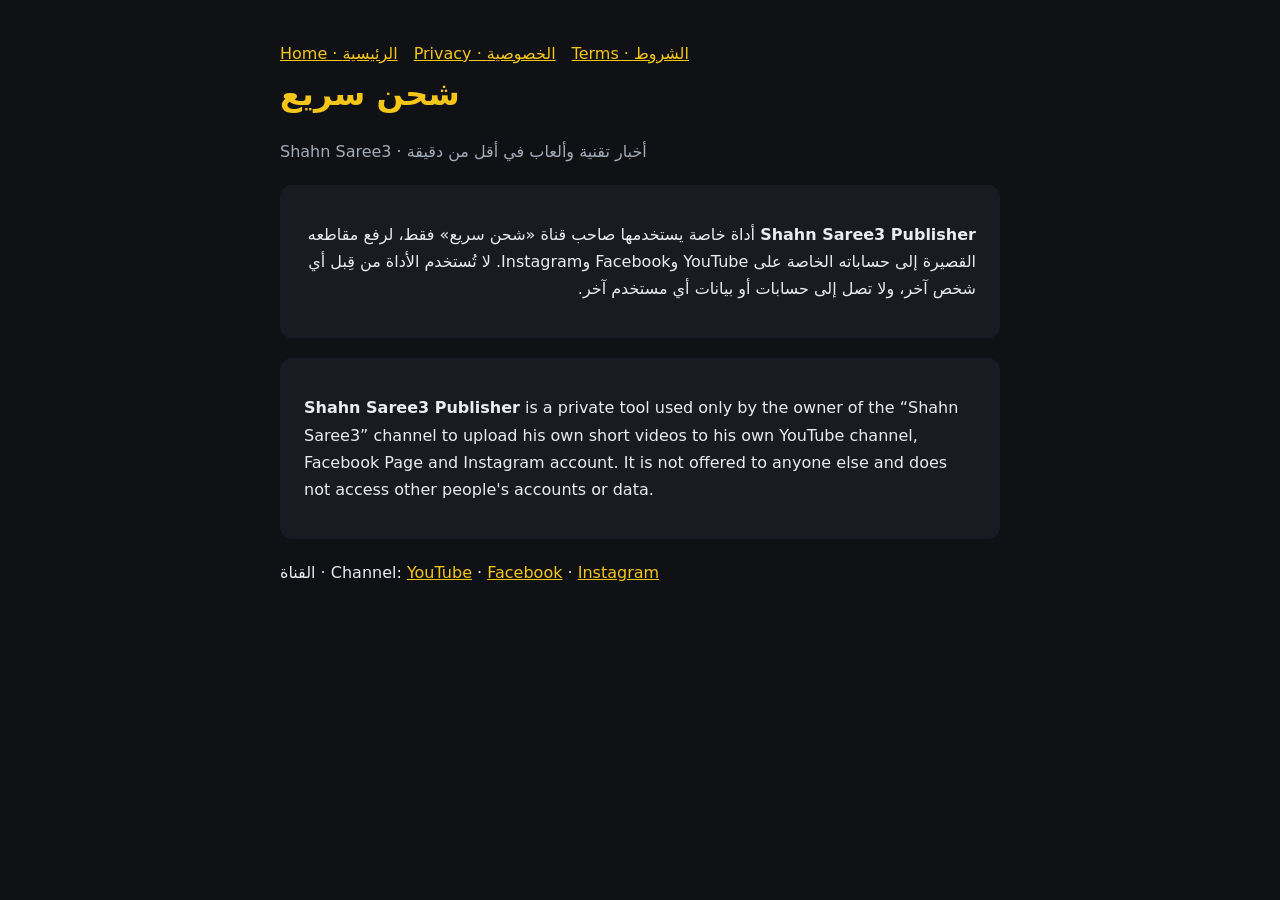
<file: index.html>
<!doctype html><html lang="ar"><head><meta charset="utf-8"><meta name="viewport" content="width=device-width,initial-scale=1"><link rel="stylesheet" href="style.css"><title>شحن سريع · Shahn Saree3 Publisher</title></head><body><main><nav><a href="./">Home · الرئيسية</a><a href="privacy.html">Privacy · الخصوصية</a><a href="terms.html">Terms · الشروط</a></nav>
<h1>شحن سريع</h1><p class="muted">Shahn Saree3 · أخبار تقنية وألعاب في أقل من دقيقة</p>
<div class="card" dir="rtl"><p><b>Shahn Saree3 Publisher</b> أداة خاصة يستخدمها صاحب قناة «شحن سريع» فقط، لرفع مقاطعه القصيرة إلى حساباته الخاصة على YouTube وFacebook وInstagram. لا تُستخدم الأداة من قِبل أي شخص آخر، ولا تصل إلى حسابات أو بيانات أي مستخدم آخر.</p></div>
<div class="card"><p><b>Shahn Saree3 Publisher</b> is a private tool used only by the owner of the “Shahn Saree3” channel to upload his own short videos to his own YouTube channel, Facebook Page and Instagram account. It is not offered to anyone else and does not access other people's accounts or data.</p></div>
<p>القناة · Channel: <a href="https://www.youtube.com/@shahnsaree3">YouTube</a> · <a href="https://www.facebook.com/profile.php?id=61597096430954">Facebook</a> · <a href="https://www.instagram.com/shahnsaree3">Instagram</a></p></main></body></html>
</file>
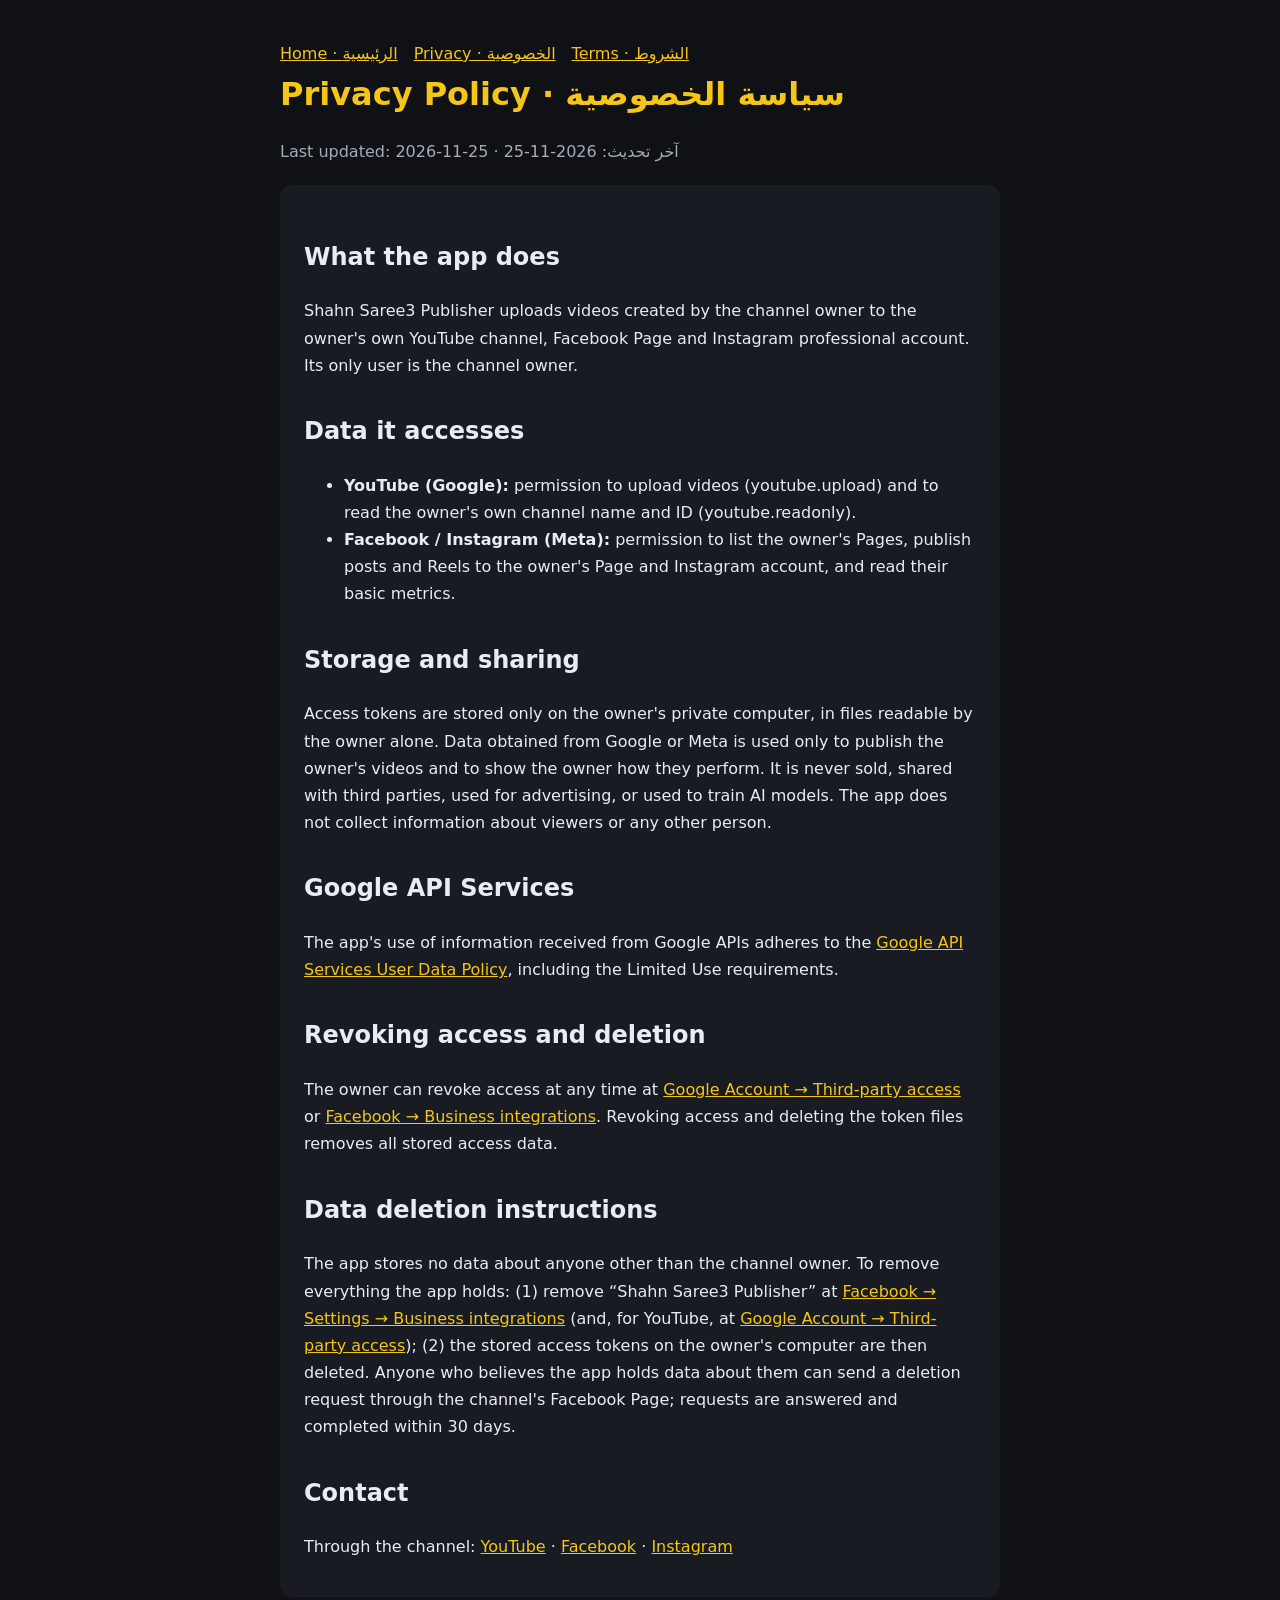
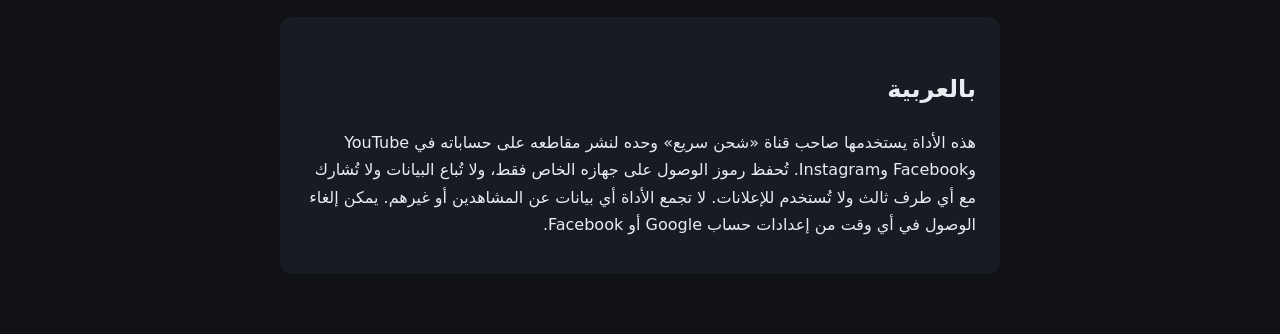
<file: privacy.html>
<!doctype html><html lang="ar"><head><meta charset="utf-8"><meta name="viewport" content="width=device-width,initial-scale=1"><link rel="stylesheet" href="style.css"><title>Privacy Policy · شحن سريع</title></head><body><main><nav><a href="./">Home · الرئيسية</a><a href="privacy.html">Privacy · الخصوصية</a><a href="terms.html">Terms · الشروط</a></nav>
<h1>Privacy Policy · سياسة الخصوصية</h1><p class="muted">Last updated: 2026-11-25 · آخر تحديث: 2026-11-25</p>
<div class="card"><h2>What the app does</h2><p>Shahn Saree3 Publisher uploads videos created by the channel owner to the owner's own YouTube channel, Facebook Page and Instagram professional account. Its only user is the channel owner.</p>
<h2>Data it accesses</h2><ul><li><b>YouTube (Google):</b> permission to upload videos (youtube.upload) and to read the owner's own channel name and ID (youtube.readonly).</li><li><b>Facebook / Instagram (Meta):</b> permission to list the owner's Pages, publish posts and Reels to the owner's Page and Instagram account, and read their basic metrics.</li></ul>
<h2>Storage and sharing</h2><p>Access tokens are stored only on the owner's private computer, in files readable by the owner alone. Data obtained from Google or Meta is used only to publish the owner's videos and to show the owner how they perform. It is never sold, shared with third parties, used for advertising, or used to train AI models. The app does not collect information about viewers or any other person.</p>
<h2>Google API Services</h2><p>The app's use of information received from Google APIs adheres to the <a href="https://developers.google.com/terms/api-services-user-data-policy">Google API Services User Data Policy</a>, including the Limited Use requirements.</p>
<h2>Revoking access and deletion</h2><p>The owner can revoke access at any time at <a href="https://myaccount.google.com/permissions">Google Account → Third-party access</a> or <a href="https://www.facebook.com/settings?tab=business_tools">Facebook → Business integrations</a>. Revoking access and deleting the token files removes all stored access data.</p>
<h2 id="data-deletion">Data deletion instructions</h2><p>The app stores no data about anyone other than the channel owner. To remove everything the app holds: (1) remove “Shahn Saree3 Publisher” at <a href="https://www.facebook.com/settings?tab=business_tools">Facebook → Settings → Business integrations</a> (and, for YouTube, at <a href="https://myaccount.google.com/permissions">Google Account → Third-party access</a>); (2) the stored access tokens on the owner's computer are then deleted. Anyone who believes the app holds data about them can send a deletion request through the channel's Facebook Page; requests are answered and completed within 30 days.</p>
<h2>Contact</h2><p>Through the channel: <a href="https://www.youtube.com/@shahnsaree3">YouTube</a> · <a href="https://www.facebook.com/profile.php?id=61597096430954">Facebook</a> · <a href="https://www.instagram.com/shahnsaree3">Instagram</a></p></div>
<div class="card" dir="rtl"><h2>بالعربية</h2><p>هذه الأداة يستخدمها صاحب قناة «شحن سريع» وحده لنشر مقاطعه على حساباته في YouTube وFacebook وInstagram. تُحفظ رموز الوصول على جهازه الخاص فقط، ولا تُباع البيانات ولا تُشارك مع أي طرف ثالث ولا تُستخدم للإعلانات. لا تجمع الأداة أي بيانات عن المشاهدين أو غيرهم. يمكن إلغاء الوصول في أي وقت من إعدادات حساب Google أو Facebook.</p></div>
</main></body></html>
</file>
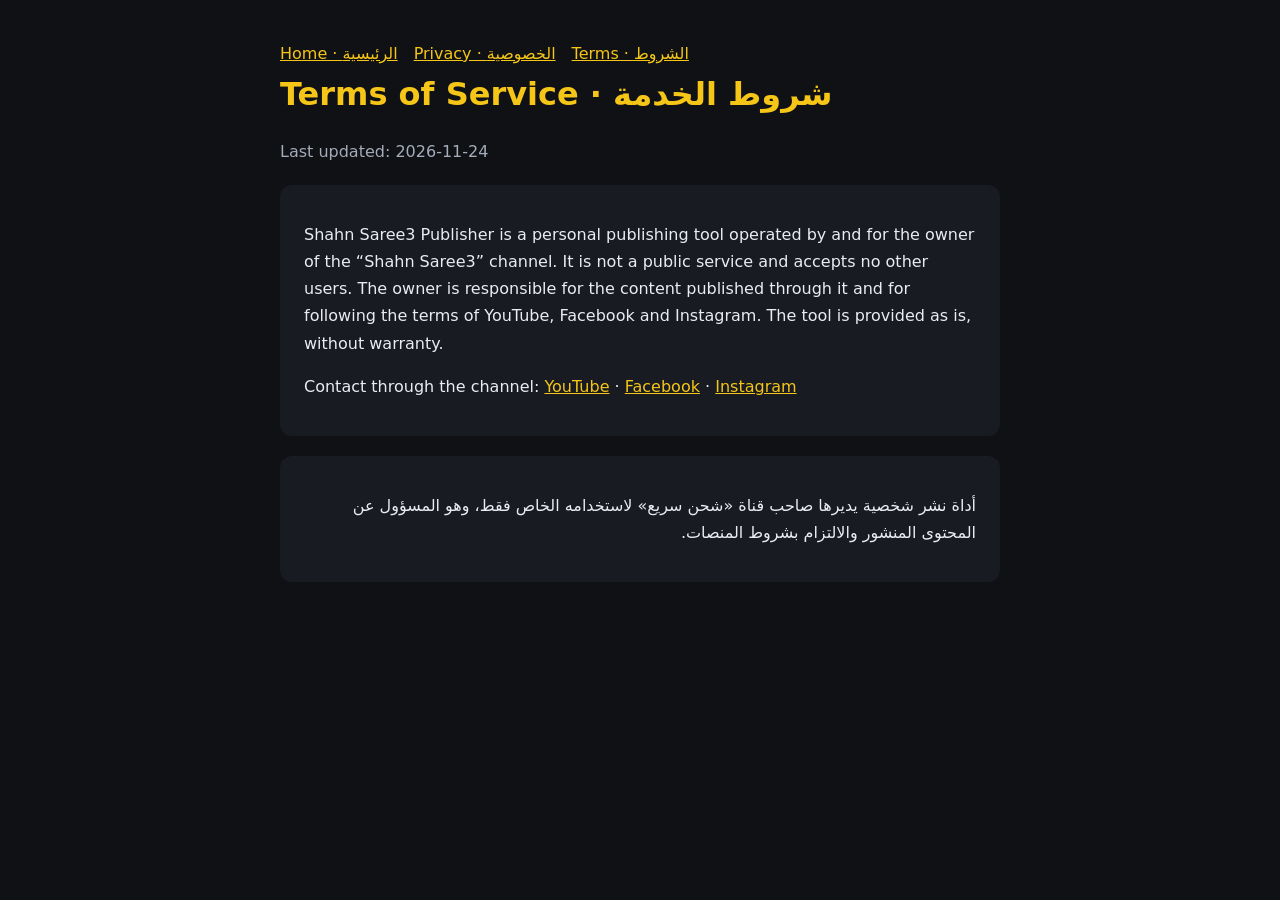
<file: terms.html>
<!doctype html><html lang="ar"><head><meta charset="utf-8"><meta name="viewport" content="width=device-width,initial-scale=1"><link rel="stylesheet" href="style.css"><title>Terms of Service · شحن سريع</title></head><body><main><nav><a href="./">Home · الرئيسية</a><a href="privacy.html">Privacy · الخصوصية</a><a href="terms.html">Terms · الشروط</a></nav>
<h1>Terms of Service · شروط الخدمة</h1><p class="muted">Last updated: 2026-11-24</p>
<div class="card"><p>Shahn Saree3 Publisher is a personal publishing tool operated by and for the owner of the “Shahn Saree3” channel. It is not a public service and accepts no other users. The owner is responsible for the content published through it and for following the terms of YouTube, Facebook and Instagram. The tool is provided as is, without warranty.</p><p>Contact through the channel: <a href="https://www.youtube.com/@shahnsaree3">YouTube</a> · <a href="https://www.facebook.com/profile.php?id=61597096430954">Facebook</a> · <a href="https://www.instagram.com/shahnsaree3">Instagram</a></p></div>
<div class="card" dir="rtl"><p>أداة نشر شخصية يديرها صاحب قناة «شحن سريع» لاستخدامه الخاص فقط، وهو المسؤول عن المحتوى المنشور والالتزام بشروط المنصات.</p></div>
</main></body></html>
</file>
<file: style.css>
:root{--bg:#0f1115;--fg:#e9ecf1;--muted:#a4acb9;--accent:#f5c518;--card:#181b22}
*{box-sizing:border-box}body{margin:0;background:var(--bg);color:var(--fg);font:16px/1.7 system-ui,"Noto Sans Arabic",sans-serif}
main{max-width:760px;margin:0 auto;padding:40px 20px}h1{color:var(--accent);margin:0 0 4px}h2{margin-top:32px}
.card{background:var(--card);border-radius:12px;padding:20px 24px;margin:20px 0}.muted{color:var(--muted)}
a{color:var(--accent)}nav a{margin-inline-end:16px}[dir=rtl]{text-align:right}
</file>
